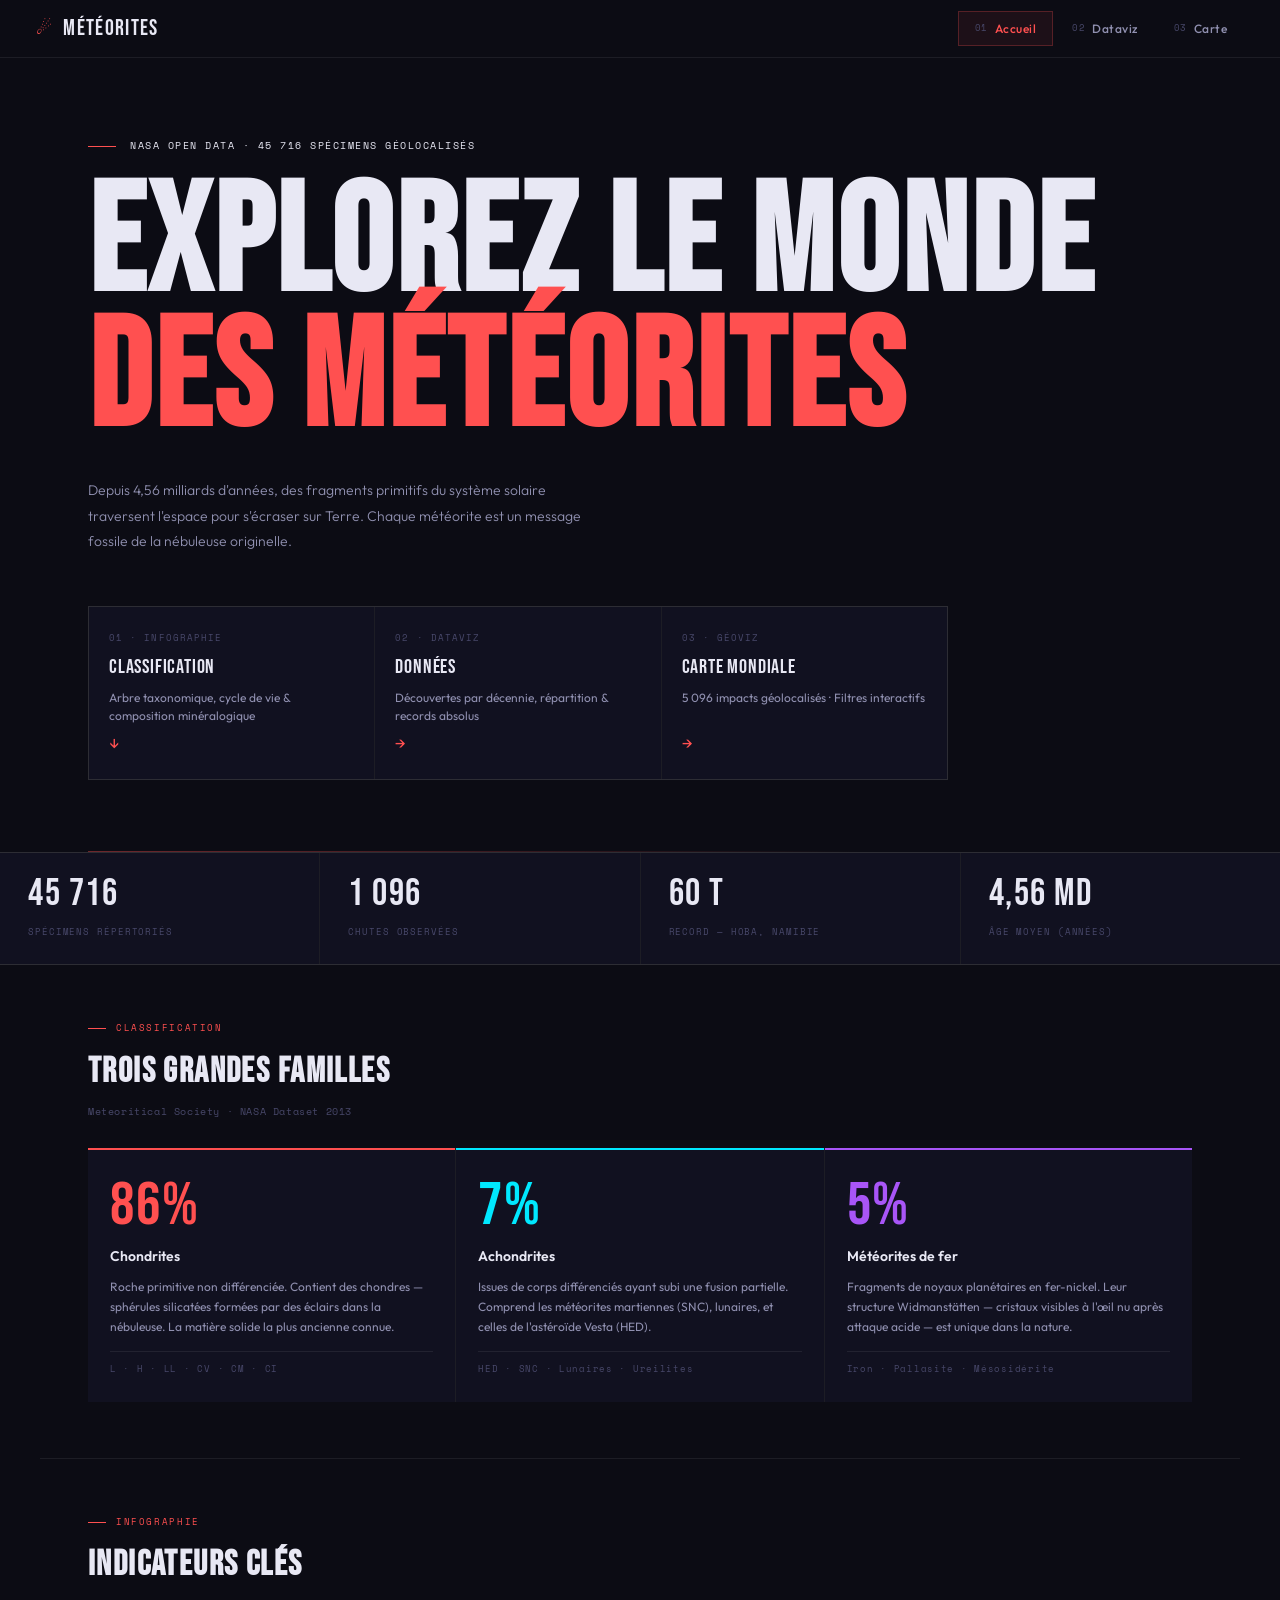
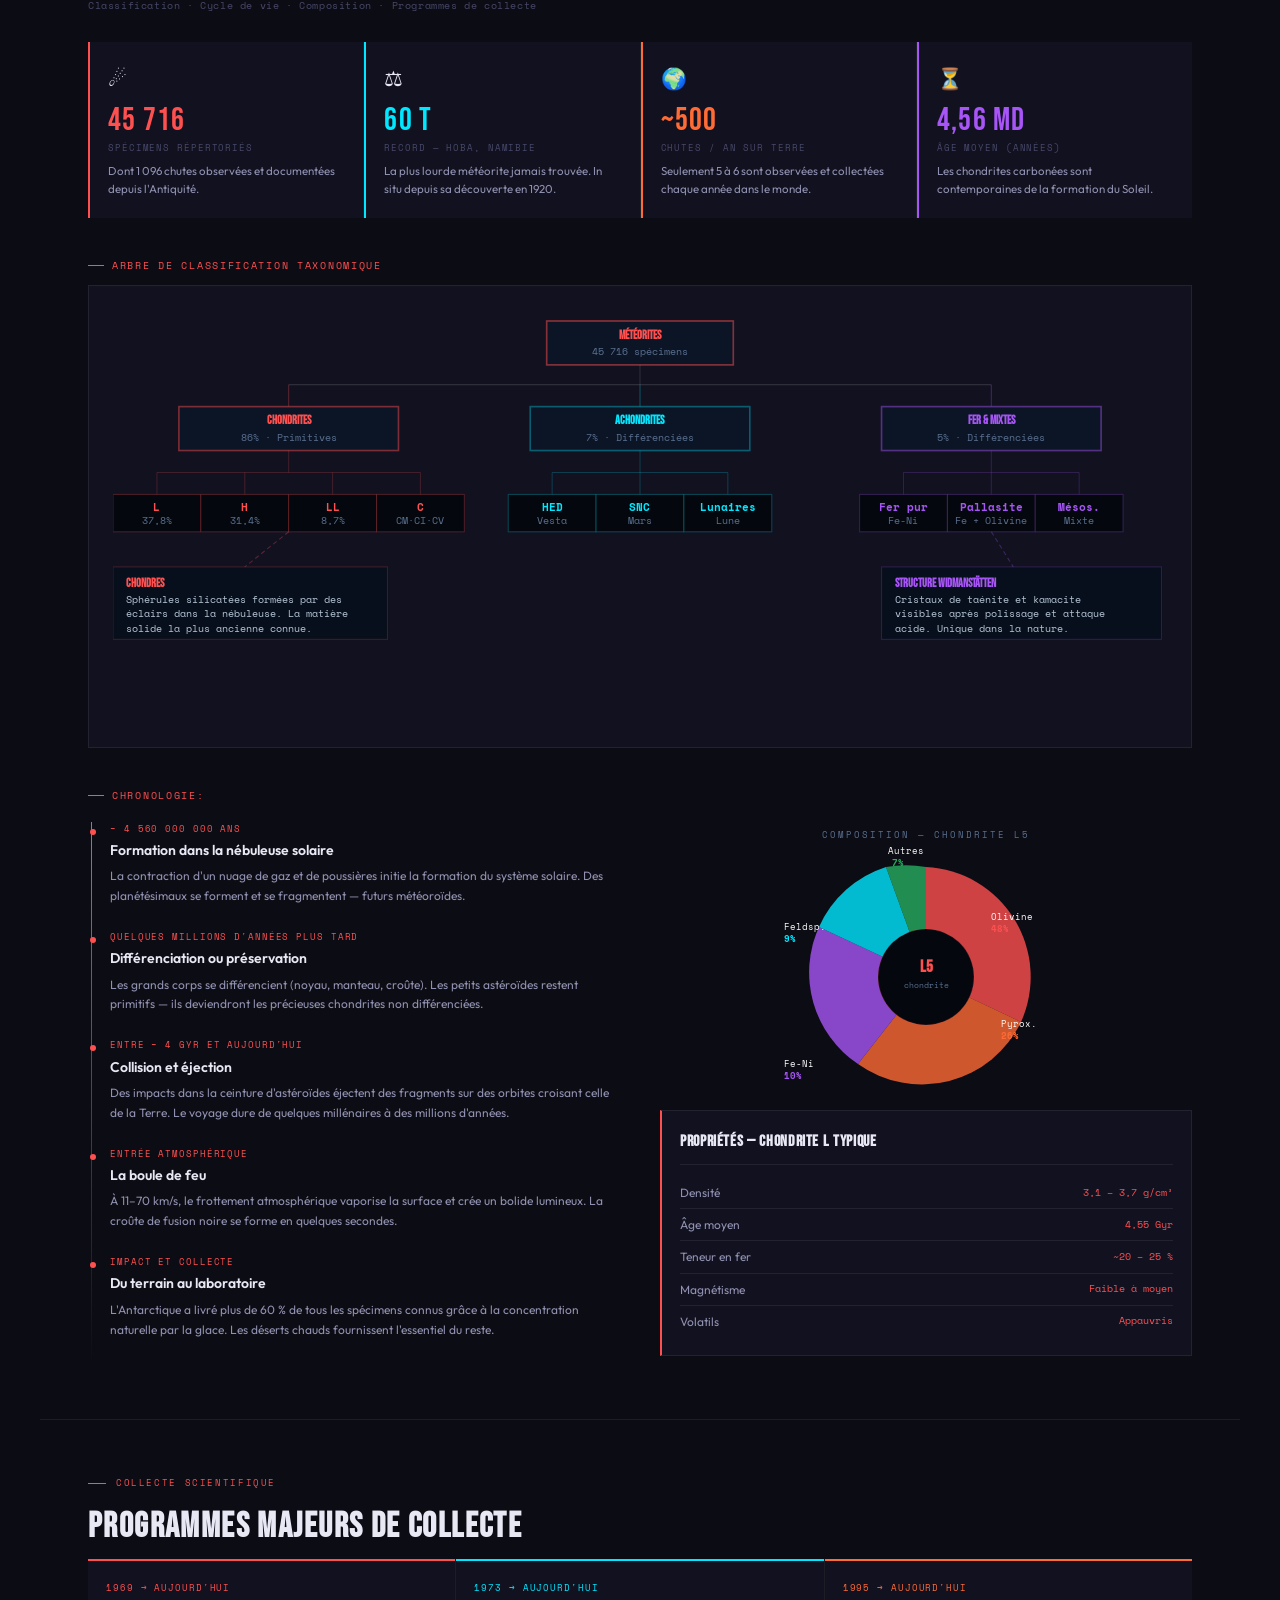
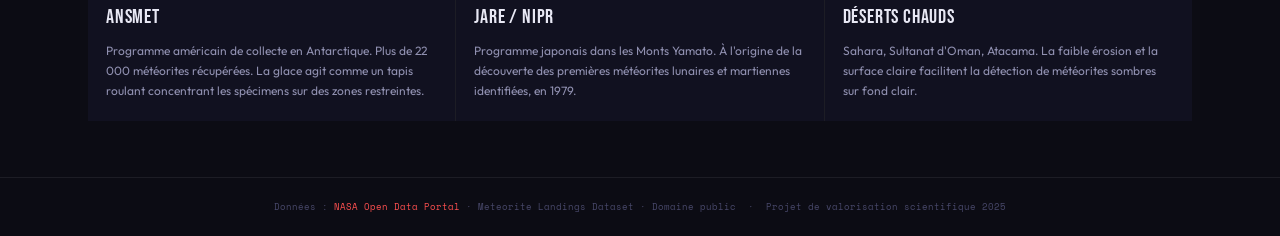
<file: index.html>
<!DOCTYPE html>
<html lang="fr">
<head>
  <meta charset="UTF-8">
  <meta name="viewport" content="width=device-width, initial-scale=1.0">
  <title>Les Météorites</title>
  <link rel="preconnect" href="https://fonts.googleapis.com">
  <link href="https://fonts.googleapis.com/css2?family=Bebas+Neue&family=Outfit:wght@300;400;500;600&family=Space+Mono:ital,wght@0,400;0,700;1,400&display=swap" rel="stylesheet">
  <link rel="stylesheet" href="style.css">
</head>
<body>

<nav class="nav">
  <a class="nav-brand" href="index.html"><span class="nav-glyph">☄</span> Météorites</a>
  <div class="nav-links">
    <a href="index.html" class="nav-link active"><span class="nav-num">01</span> Accueil</a>
    <a href="dataviz.html" class="nav-link"><span class="nav-num">02</span> Dataviz</a>
    <a href="carte.html" class="nav-link"><span class="nav-num">03</span> Carte</a>
  </div>
</nav>

<header class="hero">
  <div class="hero-tag">NASA Open Data · 45 716 spécimens géolocalisés</div>
  <h1 class="hero-title">
    <span class="block">Explorez le monde</span>
    <span class="block acc">des météorites</span>
  </h1>
  <p class="hero-lead">
    Depuis 4,56 milliards d'années, des fragments primitifs du système solaire traversent l'espace pour s'écraser sur Terre. Chaque météorite est un message fossile de la nébuleuse originelle.
  </p>
  <div class="hero-cards">
    <a href="#infographie" class="hc">
      <span class="hc-num">01 · INFOGRAPHIE</span>
      <span class="hc-title">Classification</span>
      <span class="hc-desc">Arbre taxonomique, cycle de vie &amp; composition minéralogique</span>
      <span class="hc-arr">↓</span>
    </a>
    <a href="dataviz.html" class="hc">
      <span class="hc-num">02 · DATAVIZ</span>
      <span class="hc-title">Données</span>
      <span class="hc-desc">Découvertes par décennie, répartition &amp; records absolus</span>
      <span class="hc-arr">→</span>
    </a>
    <a href="carte.html" class="hc">
      <span class="hc-num">03 · GÉOVIZ</span>
      <span class="hc-title">Carte mondiale</span>
      <span class="hc-desc">5 096 impacts géolocalisés · Filtres interactifs</span>
      <span class="hc-arr">→</span>
    </a>
  </div>
</header>

<div class="kpi-strip">
  <div class="kpi"><span class="kpi-v">45 716</span><span class="kpi-l">Spécimens répertoriés</span></div>
  <div class="kpi"><span class="kpi-v">1 096</span><span class="kpi-l">Chutes observées</span></div>
  <div class="kpi"><span class="kpi-v">60 t</span><span class="kpi-l">Record — Hoba, Namibie</span></div>
  <div class="kpi"><span class="kpi-v">4,56 Md</span><span class="kpi-l">Âge moyen (années)</span></div>
</div>

<section class="sec">
  <div class="sec-label">Classification</div>
  <h2 class="sec-title">Trois grandes familles</h2>
  <p class="sec-sub">Meteoritical Society · NASA Dataset 2013</p>
  <div class="types-grid">
    <div class="type-card" style="--c:var(--acc)">
      <div class="type-pct">86%</div>
      <div class="type-name">Chondrites</div>
      <div class="type-desc">Roche primitive non différenciée. Contient des chondres — sphérules silicatées formées par des éclairs dans la nébuleuse. La matière solide la plus ancienne connue.</div>
      <div class="type-sub">L · H · LL · CV · CM · CI</div>
    </div>
    <div class="type-card" style="--c:#00e8ff">
      <div class="type-pct">7%</div>
      <div class="type-name">Achondrites</div>
      <div class="type-desc">Issues de corps différenciés ayant subi une fusion partielle. Comprend les météorites martiennes (SNC), lunaires, et celles de l'astéroïde Vesta (HED).</div>
      <div class="type-sub">HED · SNC · Lunaires · Ureilites</div>
    </div>
    <div class="type-card" style="--c:#a855f7">
      <div class="type-pct">5%</div>
      <div class="type-name">Météorites de fer</div>
      <div class="type-desc">Fragments de noyaux planétaires en fer-nickel. Leur structure Widmanstätten — cristaux visibles à l'œil nu après attaque acide — est unique dans la nature.</div>
      <div class="type-sub">Iron · Pallasite · Mésosidérite</div>
    </div>
  </div>
</section>

<section class="sec" id="infographie">
  <div class="sec-label">Infographie</div>
  <h2 class="sec-title">Indicateurs clés</h2>
  <p class="sec-sub">Classification · Cycle de vie · Composition · Programmes de collecte</p>

  <div class="facts">
    <div class="fact" style="--c:var(--acc)">
      <span class="fact-icon">☄</span>
      <div class="fact-v">45 716</div>
      <span class="fact-l">Spécimens répertoriés</span>
      <div class="fact-note">Dont 1 096 chutes observées et documentées depuis l'Antiquité.</div>
    </div>
    <div class="fact" style="--c:#00e8ff">
      <span class="fact-icon">⚖</span>
      <div class="fact-v">60 t</div>
      <span class="fact-l">Record — Hoba, Namibie</span>
      <div class="fact-note">La plus lourde météorite jamais trouvée. In situ depuis sa découverte en 1920.</div>
    </div>
    <div class="fact" style="--c:#ff6b35">
      <span class="fact-icon">🌍</span>
      <div class="fact-v">~500</div>
      <span class="fact-l">Chutes / an sur Terre</span>
      <div class="fact-note">Seulement 5 à 6 sont observées et collectées chaque année dans le monde.</div>
    </div>
    <div class="fact" style="--c:#a855f7">
      <span class="fact-icon">⏳</span>
      <div class="fact-v">4,56 Md</div>
      <span class="fact-l">Âge moyen (années)</span>
      <div class="fact-note">Les chondrites carbonées sont contemporaines de la formation du Soleil.</div>
    </div>
  </div>

  <p style="font-family:var(--ff-m);font-size:9.5px;letter-spacing:.18em;text-transform:uppercase;color:var(--acc);margin-bottom:12px;display:flex;align-items:center;gap:8px">
    <span style="width:16px;height:1px;background:var(--acc);display:inline-block"></span>
    Arbre de classification taxonomique
  </p>
  <div class="svg-wrap">
    <svg viewBox="0 0 960 370" width="100%" style="min-width:680px;font-family:'Space Mono',monospace">
      <!-- ROOT -->
      <rect x="395" y="10" width="170" height="40" fill="#0c1526" stroke="rgba(255,80,80,.5)" stroke-width="1.5"/>
      <text x="480" y="26" text-anchor="middle" fill="#ff5050" font-size="11" font-weight="700" font-family="'Bebas Neue',sans-serif">MÉTÉORITES</text>
      <text x="480" y="41" text-anchor="middle" fill="#5a7090" font-size="9">45 716 spécimens</text>
      <!-- Level 1 lines -->
      <line x1="480" y1="50" x2="480" y2="68" stroke="rgba(255,255,255,.12)" stroke-width="1"/>
      <line x1="160" y1="68" x2="800" y2="68" stroke="rgba(255,255,255,.12)" stroke-width="1"/>
      <line x1="160" y1="68" x2="160" y2="88" stroke="rgba(255,80,80,.3)" stroke-width="1"/>
      <line x1="480" y1="68" x2="480" y2="88" stroke="rgba(0,232,255,.3)" stroke-width="1"/>
      <line x1="800" y1="68" x2="800" y2="88" stroke="rgba(168,85,247,.3)" stroke-width="1"/>
      <!-- CHONDRITES -->
      <rect x="60" y="88" width="200" height="40" fill="#0c1526" stroke="rgba(255,80,80,.45)" stroke-width="1.5"/>
      <text x="160" y="104" text-anchor="middle" fill="#ff5050" font-size="11" font-weight="700" font-family="'Bebas Neue',sans-serif">CHONDRITES</text>
      <text x="160" y="119" text-anchor="middle" fill="#5a7090" font-size="9">86% · Primitives</text>
      <!-- ACHONDRITES -->
      <rect x="380" y="88" width="200" height="40" fill="#0c1526" stroke="rgba(0,232,255,.35)" stroke-width="1.5"/>
      <text x="480" y="104" text-anchor="middle" fill="#00e8ff" font-size="11" font-weight="700" font-family="'Bebas Neue',sans-serif">ACHONDRITES</text>
      <text x="480" y="119" text-anchor="middle" fill="#5a7090" font-size="9">7% · Différenciées</text>
      <!-- FER -->
      <rect x="700" y="88" width="200" height="40" fill="#0c1526" stroke="rgba(168,85,247,.45)" stroke-width="1.5"/>
      <text x="800" y="104" text-anchor="middle" fill="#a855f7" font-size="11" font-weight="700" font-family="'Bebas Neue',sans-serif">FER &amp; MIXTES</text>
      <text x="800" y="119" text-anchor="middle" fill="#5a7090" font-size="9">5% · Différenciées</text>
      <!-- Chondrites branches -->
      <line x1="160" y1="128" x2="160" y2="148" stroke="rgba(255,80,80,.2)" stroke-width="1"/>
      <line x1="40" y1="148" x2="280" y2="148" stroke="rgba(255,80,80,.2)" stroke-width="1"/>
      <line x1="40"  y1="148" x2="40"  y2="168" stroke="rgba(255,80,80,.2)" stroke-width="1"/>
      <line x1="120" y1="148" x2="120" y2="168" stroke="rgba(255,80,80,.2)" stroke-width="1"/>
      <line x1="200" y1="148" x2="200" y2="168" stroke="rgba(255,80,80,.2)" stroke-width="1"/>
      <line x1="280" y1="148" x2="280" y2="168" stroke="rgba(255,80,80,.2)" stroke-width="1"/>
      <rect x="0"   y="168" width="80" height="34" fill="#04080e" stroke="rgba(255,80,80,.25)" stroke-width="1"/>
      <text x="40"  y="183" text-anchor="middle" fill="#ff5050" font-size="10" font-weight="700">L</text>
      <text x="40"  y="195" text-anchor="middle" fill="#5a7090" font-size="9">37,8%</text>
      <rect x="80"  y="168" width="80" height="34" fill="#04080e" stroke="rgba(255,80,80,.25)" stroke-width="1"/>
      <text x="120" y="183" text-anchor="middle" fill="#ff5050" font-size="10" font-weight="700">H</text>
      <text x="120" y="195" text-anchor="middle" fill="#5a7090" font-size="9">31,4%</text>
      <rect x="160" y="168" width="80" height="34" fill="#04080e" stroke="rgba(255,80,80,.25)" stroke-width="1"/>
      <text x="200" y="183" text-anchor="middle" fill="#ff5050" font-size="10" font-weight="700">LL</text>
      <text x="200" y="195" text-anchor="middle" fill="#5a7090" font-size="9">8,7%</text>
      <rect x="240" y="168" width="80" height="34" fill="#04080e" stroke="rgba(255,80,80,.25)" stroke-width="1"/>
      <text x="280" y="183" text-anchor="middle" fill="#ff5050" font-size="10" font-weight="700">C</text>
      <text x="280" y="195" text-anchor="middle" fill="#5a7090" font-size="9">CM·CI·CV</text>
      <!-- Achondrites branches -->
      <line x1="480" y1="128" x2="480" y2="148" stroke="rgba(0,232,255,.2)" stroke-width="1"/>
      <line x1="400" y1="148" x2="560" y2="148" stroke="rgba(0,232,255,.2)" stroke-width="1"/>
      <line x1="400" y1="148" x2="400" y2="168" stroke="rgba(0,232,255,.2)" stroke-width="1"/>
      <line x1="480" y1="148" x2="480" y2="168" stroke="rgba(0,232,255,.2)" stroke-width="1"/>
      <line x1="560" y1="148" x2="560" y2="168" stroke="rgba(0,232,255,.2)" stroke-width="1"/>
      <rect x="360" y="168" width="80" height="34" fill="#04080e" stroke="rgba(0,232,255,.25)" stroke-width="1"/>
      <text x="400" y="183" text-anchor="middle" fill="#00e8ff" font-size="10" font-weight="700">HED</text>
      <text x="400" y="195" text-anchor="middle" fill="#5a7090" font-size="9">Vesta</text>
      <rect x="440" y="168" width="80" height="34" fill="#04080e" stroke="rgba(0,232,255,.25)" stroke-width="1"/>
      <text x="480" y="183" text-anchor="middle" fill="#00e8ff" font-size="10" font-weight="700">SNC</text>
      <text x="480" y="195" text-anchor="middle" fill="#5a7090" font-size="9">Mars</text>
      <rect x="520" y="168" width="80" height="34" fill="#04080e" stroke="rgba(0,232,255,.25)" stroke-width="1"/>
      <text x="560" y="183" text-anchor="middle" fill="#00e8ff" font-size="10" font-weight="700">Lunaires</text>
      <text x="560" y="195" text-anchor="middle" fill="#5a7090" font-size="9">Lune</text>
      <!-- Fer branches -->
      <line x1="800" y1="128" x2="800" y2="148" stroke="rgba(168,85,247,.2)" stroke-width="1"/>
      <line x1="720" y1="148" x2="880" y2="148" stroke="rgba(168,85,247,.2)" stroke-width="1"/>
      <line x1="720" y1="148" x2="720" y2="168" stroke="rgba(168,85,247,.2)" stroke-width="1"/>
      <line x1="800" y1="148" x2="800" y2="168" stroke="rgba(168,85,247,.2)" stroke-width="1"/>
      <line x1="880" y1="148" x2="880" y2="168" stroke="rgba(168,85,247,.2)" stroke-width="1"/>
      <rect x="680" y="168" width="80" height="34" fill="#04080e" stroke="rgba(168,85,247,.25)" stroke-width="1"/>
      <text x="720" y="183" text-anchor="middle" fill="#a855f7" font-size="10" font-weight="700">Fer pur</text>
      <text x="720" y="195" text-anchor="middle" fill="#5a7090" font-size="9">Fe-Ni</text>
      <rect x="760" y="168" width="80" height="34" fill="#04080e" stroke="rgba(168,85,247,.25)" stroke-width="1"/>
      <text x="800" y="183" text-anchor="middle" fill="#a855f7" font-size="10" font-weight="700">Pallasite</text>
      <text x="800" y="195" text-anchor="middle" fill="#5a7090" font-size="9">Fe + Olivine</text>
      <rect x="840" y="168" width="80" height="34" fill="#04080e" stroke="rgba(168,85,247,.25)" stroke-width="1"/>
      <text x="880" y="183" text-anchor="middle" fill="#a855f7" font-size="10" font-weight="700">Mésos.</text>
      <text x="880" y="195" text-anchor="middle" fill="#5a7090" font-size="9">Mixte</text>
      <!-- Callout Chondres -->
      <rect x="0" y="234" width="250" height="66" fill="#080f1c" stroke="rgba(255,80,80,.2)" stroke-width="1"/>
      <text x="12" y="252" fill="#ff5050" font-size="11" font-weight="700" font-family="'Bebas Neue',sans-serif">Chondres</text>
      <text x="12" y="267" fill="#b8c8d8" font-size="9.5">Sphérules silicatées formées par des</text>
      <text x="12" y="280" fill="#b8c8d8" font-size="9.5">éclairs dans la nébuleuse. La matière</text>
      <text x="12" y="293" fill="#b8c8d8" font-size="9.5">solide la plus ancienne connue.</text>
      <line x1="160" y1="202" x2="120" y2="234" stroke="rgba(255,80,80,.3)" stroke-dasharray="4,3" stroke-width="1"/>
      <!-- Callout Widmanstätten -->
      <rect x="700" y="234" width="255" height="66" fill="#080f1c" stroke="rgba(168,85,247,.2)" stroke-width="1"/>
      <text x="712" y="252" fill="#a855f7" font-size="11" font-weight="700" font-family="'Bebas Neue',sans-serif">Structure Widmanstätten</text>
      <text x="712" y="267" fill="#b8c8d8" font-size="9.5">Cristaux de taénite et kamacite</text>
      <text x="712" y="280" fill="#b8c8d8" font-size="9.5">visibles après polissage et attaque</text>
      <text x="712" y="293" fill="#b8c8d8" font-size="9.5">acide. Unique dans la nature.</text>
      <line x1="800" y1="202" x2="820" y2="234" stroke="rgba(168,85,247,.3)" stroke-dasharray="4,3" stroke-width="1"/>
    </svg>
  </div>

  <p style="font-family:var(--ff-m);font-size:9.5px;letter-spacing:.18em;text-transform:uppercase;color:var(--acc);margin-bottom:18px;display:flex;align-items:center;gap:8px">
    <span style="width:16px;height:1px;background:var(--acc);display:inline-block"></span>
    Chronologie:
  </p>
  <div class="two-col">
    <div class="timeline">
      <div class="tl-item">
        <div class="tl-year">− 4 560 000 000 ANS</div>
        <div class="tl-title">Formation dans la nébuleuse solaire</div>
        <div class="tl-text">La contraction d'un nuage de gaz et de poussières initie la formation du système solaire. Des planétésimaux se forment et se fragmentent — futurs météoroïdes.</div>
      </div>
      <div class="tl-item">
        <div class="tl-year">QUELQUES MILLIONS D'ANNÉES PLUS TARD</div>
        <div class="tl-title">Différenciation ou préservation</div>
        <div class="tl-text">Les grands corps se différencient (noyau, manteau, croûte). Les petits astéroïdes restent primitifs — ils deviendront les précieuses chondrites non différenciées.</div>
      </div>
      <div class="tl-item">
        <div class="tl-year">ENTRE − 4 GYR ET AUJOURD'HUI</div>
        <div class="tl-title">Collision et éjection</div>
        <div class="tl-text">Des impacts dans la ceinture d'astéroïdes éjectent des fragments sur des orbites croisant celle de la Terre. Le voyage dure de quelques millénaires à des millions d'années.</div>
      </div>
      <div class="tl-item">
        <div class="tl-year">ENTRÉE ATMOSPHÉRIQUE</div>
        <div class="tl-title">La boule de feu</div>
        <div class="tl-text">À 11–70 km/s, le frottement atmosphérique vaporise la surface et crée un bolide lumineux. La croûte de fusion noire se forme en quelques secondes.</div>
      </div>
      <div class="tl-item">
        <div class="tl-year">IMPACT ET COLLECTE</div>
        <div class="tl-title">Du terrain au laboratoire</div>
        <div class="tl-text">L'Antarctique a livré plus de 60 % de tous les spécimens connus grâce à la concentration naturelle par la glace. Les déserts chauds fournissent l'essentiel du reste.</div>
      </div>
    </div>

    <div>
      <svg viewBox="0 0 300 270" width="100%" style="max-width:300px;display:block;margin:0 auto 18px">
        <text x="150" y="16" text-anchor="middle" font-family="'Space Mono',monospace" font-size="9" fill="#5a7090" letter-spacing="2">COMPOSITION — CHONDRITE L5</text>
        <path d="M150,155 L150,45 A110,110 0 0,1 245,200 Z" fill="#ff5050" opacity=".8"/>
        <path d="M150,155 L245,200 A110,110 0 0,1 82,242 Z" fill="#ff6b35" opacity=".8"/>
        <path d="M150,155 L82,242 A110,110 0 0,1 43,105 Z" fill="#a855f7" opacity=".8"/>
        <path d="M150,155 L43,105 A110,110 0 0,1 110,45 Z" fill="#00e8ff" opacity=".8"/>
        <path d="M150,155 L110,45 A110,110 0 0,1 150,45 Z" fill="#27ae60" opacity=".8"/>
        <circle cx="150" cy="155" r="48" fill="#04080e" stroke="rgba(255,80,80,.2)" stroke-width="1"/>
        <text x="150" y="150" text-anchor="middle" font-family="'Bebas Neue',sans-serif" font-size="17" font-weight="800" fill="#ff5050">L5</text>
        <text x="150" y="166" text-anchor="middle" font-family="'Space Mono',monospace" font-size="8" fill="#5a7090">chondrite</text>
        <text x="215" y="98"  font-family="'Space Mono',monospace" font-size="9" fill="#ffffff">Olivine</text>
        <text x="215" y="110" font-family="'Space Mono',monospace" font-size="9" fill="#ff5050" font-weight="bold">48%</text>
        <text x="225" y="205" font-family="'Space Mono',monospace" font-size="9" fill="#ffffff">Pyrox.</text>
        <text x="225" y="217" font-family="'Space Mono',monospace" font-size="9" fill="#ff6b35" font-weight="bold">26%</text>
        <text x="8"   y="245" font-family="'Space Mono',monospace" font-size="9" fill="#ffffff">Fe-Ni</text>
        <text x="8"   y="257" font-family="'Space Mono',monospace" font-size="9" fill="#a855f7" font-weight="bold">10%</text>
        <text x="8"   y="108" font-family="'Space Mono',monospace" font-size="9" fill="#ffffff">Feldsp.</text>
        <text x="8"   y="120" font-family="'Space Mono',monospace" font-size="9" fill="#00e8ff" font-weight="bold">9%</text>
        <text x="112" y="32"  font-family="'Space Mono',monospace" font-size="9" fill="#ffffff">Autres</text>
        <text x="116" y="44"  font-family="'Space Mono',monospace" font-size="9" fill="#27ae60" font-weight="bold">7%</text>
      </svg>
      <div class="comp-box">
        <h3>Propriétés — Chondrite L typique</h3>
        <div class="comp-row"><span class="comp-k">Densité</span><span class="comp-v">3,1 – 3,7 g/cm³</span></div>
        <div class="comp-row"><span class="comp-k">Âge moyen</span><span class="comp-v">4,55 Gyr</span></div>
        <div class="comp-row"><span class="comp-k">Teneur en fer</span><span class="comp-v">~20 – 25 %</span></div>
        <div class="comp-row"><span class="comp-k">Magnétisme</span><span class="comp-v">Faible à moyen</span></div>
        <div class="comp-row"><span class="comp-k">Volatils</span><span class="comp-v">Appauvris</span></div>
      </div>
    </div>
  </div>
</section>

<section class="sec" style="border-bottom:none">
  <div class="sec-label">Collecte scientifique</div>
  <h2 class="sec-title">Programmes majeurs de collecte</h2>
  <div class="progs">
    <div class="prog" style="--c:var(--acc)">
      <div class="prog-date">1969 → AUJOURD'HUI</div>
      <div class="prog-name">ANSMET</div>
      <div class="prog-text">Programme américain de collecte en Antarctique. Plus de 22 000 météorites récupérées. La glace agit comme un tapis roulant concentrant les spécimens sur des zones restreintes.</div>
    </div>
    <div class="prog" style="--c:#00e8ff">
      <div class="prog-date">1973 → AUJOURD'HUI</div>
      <div class="prog-name">JARE / NIPR</div>
      <div class="prog-text">Programme japonais dans les Monts Yamato. À l'origine de la découverte des premières météorites lunaires et martiennes identifiées, en 1979.</div>
    </div>
    <div class="prog" style="--c:#ff6b35">
      <div class="prog-date">1995 → AUJOURD'HUI</div>
      <div class="prog-name">Déserts chauds</div>
      <div class="prog-text">Sahara, Sultanat d'Oman, Atacama. La faible érosion et la surface claire facilitent la détection de météorites sombres sur fond clair.</div>
    </div>
  </div>
</section>

<footer class="site-footer">
  Données : <a href="https://data.nasa.gov/Space-Science/Meteorite-Landings/gh4g-9sfh" target="_blank">NASA Open Data Portal</a> · Meteorite Landings Dataset · Domaine public &nbsp;·&nbsp; Projet de valorisation scientifique 2025
</footer>

</body>
</html>
</file>
<file: style.css>
/* ================================================================
   MÉTÉORITES — style.css  v3
   Polices : Bebas Neue (display) · Outfit (body) · Space Mono (data)
   Palette : Ardoise profond · Corail vif · Blanc cassé
   ================================================================ */

:root {
  --bg:      #0c0c14; 
  --bg2:     #111120;
  --bg3:     #171728;
  --bg4:     #1e1e32;
  --border:  rgba(255,255,255,.07);
  --border2: rgba(255,255,255,.14);
  --text:    #e8e8f4;
  --text2:   #9090b0;
  --muted:   #48486a;
  --acc:     #ff5050;      /* corail vif */
  --acc2:    #50c8ff;      /* bleu ciel */
  --acc3:    #c8ff50;      /* citron */

  --ff-d: 'Bebas Neue', sans-serif;
  --ff-b: 'Outfit', sans-serif;
  --ff-m: 'Space Mono', monospace;

  --nav-h: 58px;
  --tr: .2s ease;
}

*, *::before, *::after { box-sizing: border-box; margin: 0; padding: 0; }
html { scroll-behavior: smooth; }
body {
  background: var(--bg);
  color: var(--text);
  font-family: var(--ff-b);
  font-size: 15px;
  line-height: 1.6;
  -webkit-font-smoothing: antialiased;
}
a { color: var(--acc); text-decoration: none; transition: color var(--tr); }
a:hover { color: var(--text); }

::-webkit-scrollbar { width: 3px; }
::-webkit-scrollbar-track { background: transparent; }
::-webkit-scrollbar-thumb { background: var(--muted); }

/* ================================================================
   NAV
================================================================ */
.nav {
  position: sticky; top: 0; z-index: 300;
  height: var(--nav-h);
  background: var(--bg);
  border-bottom: 1px solid var(--border);
  display: flex; align-items: center;
  padding: 0 36px;
}

.nav-brand {
  font-family: var(--ff-d);
  font-size: 22px; letter-spacing: .06em;
  color: var(--text);
  display: flex; align-items: center; gap: 10px;
  margin-right: auto;
}
.nav-brand:hover { color: var(--acc); }
.nav-glyph { color: var(--acc); font-size: 18px; line-height: 1; }

.nav-links { display: flex; gap: 2px; }
.nav-link {
  font-family: var(--ff-b);
  font-size: 12px; font-weight: 500;
  letter-spacing: .04em;
  color: var(--text2);
  padding: 7px 16px;
  border: 1px solid transparent;
  transition: all var(--tr);
  display: flex; align-items: center; gap: 7px;
}
.nav-link:hover { color: var(--text); background: var(--bg2); border-color: var(--border); }
.nav-link.active {
  color: var(--acc);
  background: rgba(255,80,80,.07);
  border-color: rgba(255,80,80,.25);
}
.nav-num { font-family: var(--ff-m); font-size: 9px; color: var(--muted); }

/* ================================================================
   HERO
================================================================ */
.hero {
  padding: 80px 48px 72px;
  max-width: 1200px; margin: 0 auto;
  position: relative;
}

/* Diagonal rule */
.hero::after {
  content: '';
  position: absolute;
  bottom: 0; left: 48px; right: 48px;
  height: 1px;
  background: linear-gradient(90deg, var(--acc), transparent 70%);
  opacity: .4;
}

.hero-tag {
  font-family: var(--ff-m);
  font-size: 10px; letter-spacing: .15em;
  text-transform: uppercase; color: var;
  margin-bottom: 24px;
  display: flex; align-items: center; gap: 14px;
}
.hero-tag::before {
  content: '';
  width: 28px; height: 1px;
  background: var(--acc); display: inline-block;
}

.hero-title {
  font-family: var(--ff-d);
  font-size: clamp(5rem, 12vw, 10rem);
  line-height: .88; letter-spacing: .02em;
  color: var(--text);
  margin-bottom: 30px;
}
.hero-title .acc { color: var(--acc); }
.hero-title .block { display: block; }

.hero-lead {
  max-width: 520px;
  font-size: 14px; font-weight: 300;
  color: var(--text2); line-height: 1.8;
  margin-bottom: 52px;
}

/* Nav cards */
.hero-cards {
  display: grid; grid-template-columns: repeat(3,1fr);
  gap: 1px; background: var(--border);
  border: 1px solid var(--border);
  max-width: 860px;
}
.hc {
  background: var(--bg2); padding: 22px 20px;
  display: flex; flex-direction: column; gap: 6px;
  transition: background var(--tr); color: var(--text);
  border-top: 2px solid transparent;
}
.hc:hover { background: var(--bg3); color: var(--text); border-top-color: var(--acc); }
.hc-num { font-family: var(--ff-m); font-size: 9px; color: var(--muted); letter-spacing: .12em; }
.hc-title { font-family: var(--ff-d); font-size: 20px; letter-spacing: .04em; color: var(--text); }
.hc-desc { font-size: 12px; color: var(--text2); line-height: 1.5; }
.hc-arr { margin-top: auto; font-size: 16px; color: var(--acc); transition: transform var(--tr); }
.hc:hover .hc-arr { transform: translateX(4px); }

/* ================================================================
   KPI STRIP
================================================================ */
.kpi-strip {
  display: grid; grid-template-columns: repeat(4,1fr);
  gap: 1px; background: var(--border);
  border-top: 1px solid var(--border);
  border-bottom: 1px solid var(--border);
}
.kpi {
  background: var(--bg2); padding: 22px 28px;
}
.kpi-v {
  display: block;
  font-family: var(--ff-d); font-size: 2.4rem; letter-spacing: .04em;
  color: var(--text); line-height: 1;
  margin-bottom: 5px;
}
.kpi-l {
  font-family: var(--ff-m); font-size: 9px;
  letter-spacing: .1em; text-transform: uppercase;
  color: var(--muted);
}

/* ================================================================
   SECTIONS
================================================================ */
.sec {
  max-width: 1200px; margin: 0 auto;
  padding: 56px 48px;
  border-bottom: 1px solid var(--border);
}
.sec-label {
  font-family: var(--ff-m); font-size: 9px;
  letter-spacing: .18em; text-transform: uppercase;
  color: var(--acc); margin-bottom: 8px;
  display: flex; align-items: center; gap: 10px;
}
.sec-label::before { content: ''; width: 18px; height: 1px; background: var(--acc); display: inline-block; }
.sec-title {
  font-family: var(--ff-d); font-size: 2.2rem; letter-spacing: .04em;
  color: var(--text); margin-bottom: 4px;
}
.sec-sub {
  font-family: var(--ff-m); font-size: 10px;
  color: var(--muted); letter-spacing: .06em; margin-bottom: 28px;
}

/* ── THREE TYPES ── */
.types-grid {
  display: grid; grid-template-columns: repeat(3,1fr);
  gap: 1px; background: var(--border);
}
.type-card {
  background: var(--bg2); padding: 26px 22px;
  border-top: 2px solid var(--c);
  transition: background var(--tr);
}
.type-card:hover { background: var(--bg3); }
.type-pct {
  font-family: var(--ff-d); font-size: 3.8rem; letter-spacing: .03em;
  color: var(--c); line-height: 1; margin-bottom: 8px;
}
.type-name {
  font-family: var(--ff-b); font-size: 14px; font-weight: 600;
  color: var(--text); margin-bottom: 10px;
}
.type-desc { font-size: 12px; color: var(--text2); line-height: 1.65; margin-bottom: 14px; }
.type-sub {
  font-family: var(--ff-m); font-size: 9px; letter-spacing: .08em;
  color: var(--muted); border-top: 1px solid var(--border); padding-top: 10px;
}

/* ── FACTS ── */
.facts {
  display: grid; grid-template-columns: repeat(4,1fr);
  gap: 1px; background: var(--border); margin-bottom: 40px;
}
.fact {
  background: var(--bg2); padding: 20px 18px;
  border-left: 2px solid var(--c, var(--acc));
}
.fact-icon { font-size: 1.3rem; margin-bottom: 10px; display: block; }
.fact-v {
  font-family: var(--ff-d); font-size: 2rem; letter-spacing: .04em;
  color: var(--c, var(--acc)); line-height: 1; margin-bottom: 4px;
}
.fact-l {
  font-family: var(--ff-m); font-size: 9px; letter-spacing: .1em;
  text-transform: uppercase; color: var(--muted); margin-bottom: 7px; display: block;
}
.fact-note { font-size: 11.5px; color: var(--text2); line-height: 1.55; }

/* ── SVG WRAP ── */
.svg-wrap {
  background: var(--bg2); border: 1px solid var(--border);
  padding: 24px; overflow-x: auto; margin-bottom: 40px;
}

/* ── TWO COL ── */
.two-col { display: grid; grid-template-columns: 1fr 1fr; gap: 40px; align-items: start; }

/* ── TIMELINE ── */
.timeline { position: relative; padding-left: 22px; }
.timeline::before {
  content: ''; position: absolute; left: 3px; top: 0; bottom: 0;
  width: 1px; background: linear-gradient(to bottom, var(--acc), transparent);
}
.tl-item { position: relative; margin-bottom: 24px; }
.tl-item::before {
  content: ''; position: absolute; left: -20px; top: 7px;
  width: 6px; height: 6px; border-radius: 50%;
  background: var(--acc);
}
.tl-year {
  font-family: var(--ff-m); font-size: 9px; color: var(--acc);
  letter-spacing: .1em; text-transform: uppercase; margin-bottom: 3px;
}
.tl-title {
  font-family: var(--ff-b); font-size: 14px; font-weight: 600;
  color: var(--text); margin-bottom: 5px;
}
.tl-text { font-size: 12px; color: var(--text2); line-height: 1.65; }

/* ── COMP BOX ── */
.comp-box {
  background: var(--bg2); border: 1px solid var(--border);
  border-left: 2px solid var(--acc); padding: 18px;
}
.comp-box h3 {
  font-family: var(--ff-d); font-size: 16px; letter-spacing: .04em;
  color: var(--text); margin-bottom: 12px; padding-bottom: 10px;
  border-bottom: 1px solid var(--border);
}
.comp-row {
  display: flex; justify-content: space-between; align-items: center;
  padding: 6px 0; border-bottom: 1px solid var(--border); font-size: 12px;
}
.comp-row:last-child { border: none; }
.comp-k { color: var(--text2); }
.comp-v { font-family: var(--ff-m); font-size: 10px; color: var(--acc); }

/* ── PROGS ── */
.progs {
  display: grid; grid-template-columns: repeat(3,1fr);
  gap: 1px; background: var(--border);
}
.prog {
  background: var(--bg2); padding: 20px 18px;
  border-top: 2px solid var(--c, var(--acc));
}
.prog-date {
  font-family: var(--ff-m); font-size: 9px; color: var(--c, var(--acc));
  letter-spacing: .1em; text-transform: uppercase; margin-bottom: 6px;
}
.prog-name {
  font-family: var(--ff-d); font-size: 20px; letter-spacing: .04em;
  color: var(--text); margin-bottom: 8px;
}
.prog-text { font-size: 12px; color: var(--text2); line-height: 1.65; }

/* ================================================================
   PAGE HERO
================================================================ */
.page-hero {
  background: var(--bg2); padding: 44px 48px 36px;
  border-bottom: 1px solid var(--border);
  position: relative;
}
.page-hero::after {
  content: ''; position: absolute; bottom: 0; left: 0;
  width: 120px; height: 2px; background: var(--acc);
}
.page-hero-inner { max-width: 1200px; margin: 0 auto; }
.ph-num {
  font-family: var(--ff-m); font-size: 9px; letter-spacing: .18em;
  text-transform: uppercase; color: var(--muted); margin-bottom: 12px;
  display: flex; align-items: center; gap: 10px;
}
.ph-num::before { content: ''; width: 16px; height: 1px; background: var(--acc); display: inline-block; }
.ph-title {
  font-family: var(--ff-d); font-size: clamp(2rem, 5vw, 3.5rem);
  letter-spacing: .04em; color: var(--text); margin-bottom: 10px; line-height: 1;
}
.ph-title em { font-style: normal; color: var(--acc); }
.ph-lead { font-size: 13px; color: var(--text2); max-width: 580px; line-height: 1.75; }

/* ================================================================
   DATAVIZ
================================================================ */
.dv-sec {
  max-width: 1200px; margin: 0 auto;
  padding: 44px 48px; border-bottom: 1px solid var(--border);
}
.dv-sec h2 {
  font-family: var(--ff-d); font-size: 1.6rem; letter-spacing: .04em;
  color: var(--text); margin-bottom: 4px;
}
.dv-note { font-family: var(--ff-m); font-size: 9px; color: var; margin-bottom: 20px; letter-spacing: .06em; }

.chart-box {
  background: var(--bg2); border: 1px solid var(--border);
  padding: 22px 18px 14px; overflow: hidden;
}

.tog-row { display: flex; gap: 2px; margin-bottom: 16px; }
.tog {
  font-family: var(--ff-m); font-size: 9px; letter-spacing: .08em;
  text-transform: uppercase; padding: 6px 14px;
  border: 1px solid var(--border); background: transparent;
  color: var(--muted); cursor: pointer; transition: all var(--tr);
}
.tog:hover { border-color: var(--border2); color: var(--text2); }
.tog.active {
  background: rgba(255,80,80,.08); border-color: rgba(255,80,80,.35);
  color: var(--acc);
}

.chart-ann {
  margin-top: 10px; padding: 8px 14px;
  border-left: 2px solid var(--acc); background: var(--bg3);
  min-height: 38px; display: flex; flex-direction: column; justify-content: center;
}
.ann-d { font-family: var(--ff-b); font-size: 13px; font-weight: 600; color: var(--text); }
.ann-v { font-family: var(--ff-m); font-size: 9px; color: var(--muted); margin-top: 2px; letter-spacing: .04em; }

.donut-row { display: flex; gap: 36px; align-items: center; flex-wrap: wrap; }
.donut-leg { flex: 1; min-width: 180px; }
.dl-item { display: flex; align-items: center; gap: 9px; padding: 7px 0; border-bottom: 1px solid var(--border); }
.dl-item:last-child { border: none; }
.dl-sw { width: 8px; height: 8px; flex-shrink: 0; }
.dl-name { font-size: 12px; color: var(--text2); flex: 1; }
.dl-pct { font-family: var(--ff-m); font-size: 10px; color: var(--text); }

.top-tbl { width: 100%; border-collapse: collapse; }
.top-tbl th {
  font-family: var(--ff-m); font-size: 9px; letter-spacing: .12em;
  text-transform: uppercase; color: var(--muted); text-align: left;
  padding: 8px 0; border-bottom: 1px solid var(--border2);
}
.top-tbl td {
  padding: 10px 0; border-bottom: 1px solid var(--border);
  font-size: 13px; color: var(--text2); vertical-align: middle;
}
.top-tbl td:last-child { text-align: right; font-family: var(--ff-m); font-size: 10px; color: var(--acc); }
.top-tbl tr:hover td { background: var(--bg3); }
.t-bar { height: 2px; background: var(--bg4); width: 90px; }
.t-fill { height: 100%; background: var(--acc); }

/* ================================================================
   CARTE
================================================================ */
.carte-page {
  display: flex; flex-direction: column;
  height: calc(100vh - var(--nav-h)); overflow: hidden;
}
.carte-bar {
  flex-shrink: 0; background: var(--bg2);
  border-bottom: 1px solid var(--border);
  padding: 11px 24px;
  display: flex; align-items: center; gap: 18px; flex-wrap: wrap;
}
.carte-bar-title {
  font-family: var(--ff-d); font-size: 16px; letter-spacing: .06em;
  color: var(--text); display: flex; align-items: center; gap: 10px;
}
.carte-bar-sub { font-family: var(--ff-m); font-size: 9px; color: var; letter-spacing: .06em; }
.count-badge { margin-left: auto; font-family: var(--ff-m); font-size: 11px; color: var; }
.count-badge strong { font-family: var(--ff-d); font-size: 1.3rem; letter-spacing: .04em; color: var(--acc); }

.carte-body { flex: 1; display: flex; overflow: hidden; }

.cmap-sidebar {
  width: 268px; min-width: 268px; background: var(--bg2);
  border-right: 1px solid var(--border);
  display: flex; flex-direction: column;
  overflow-y: auto; padding: 18px 16px;
  scrollbar-width: thin; scrollbar-color: var(--muted) transparent;
}
.csb-title {
  font-family: var(--ff-d); font-size: 14px; letter-spacing: .06em;
  color: var(--text); margin-bottom: 16px; padding-bottom: 10px;
  border-bottom: 1px solid var(--border);
}
.csb-section { margin-bottom: 18px; }
.csb-label {
  font-family: var(--ff-m); font-size: 9px; letter-spacing: .16em;
  text-transform: uppercase; color: var(--acc); margin-bottom: 8px;
}

.f-btn {
  display: flex; align-items: center; gap: 9px; width: 100%;
  padding: 7px 0; background: none; border: none;
  border-bottom: 1px solid var(--border); cursor: pointer;
  font-family: var(--ff-b); font-size: 12px; color: var(--text2);
  text-align: left; transition: color var(--tr);
}
.f-btn:last-child { border-bottom: none; }
.f-btn:hover { color: var(--text); }
.f-btn.active { color: var(--acc); }
.f-dot { width: 7px; height: 7px; border-radius: 50%; flex-shrink: 0; }
.f-count { margin-left: auto; font-family: var(--ff-m); font-size: 9px; color: var(--muted); }

.yr-slider { width: 100%; accent-color: var(--acc); cursor: pointer; margin: 7px 0 3px; }
.yr-ends { display: flex; justify-content: space-between; font-family: var(--ff-m); font-size: 9px; color: var(--muted); }
.yr-val { font-family: var(--ff-m); font-size: 10px; color: var(--acc); margin-top: 4px; }

.reset-btn {
  margin-top: 14px; padding: 8px 12px; background: none;
  border: 1px solid var(--border); font-family: var(--ff-m);
  font-size: 9px; letter-spacing: .08em; text-transform: uppercase;
  cursor: pointer; color: var(--muted); width: 100%; transition: all var(--tr);
}
.reset-btn:hover { border-color: rgba(255,80,80,.35); color: var(--acc); }

.map-count-box {
  padding: 10px 0; border-top: 1px solid var(--border);
  margin-top: 12px; font-family: var(--ff-m); font-size: 9px; color: var(--muted);
}
.map-count-box strong {
  display: block; font-family: var(--ff-d); font-size: 1.4rem;
  letter-spacing: .04em; color: var(--text);
}

.leg-section { margin-top: 14px; padding-top: 12px; border-top: 1px solid var(--border); }
.leg-item { display: flex; align-items: center; gap: 8px; padding: 3px 0; font-size: 12px; color: var(--text2); }
.leg-dot { width: 7px; height: 7px; border-radius: 50%; flex-shrink: 0; }

#map { flex: 1; height: 100%; }

/* ── Leaflet ── */
.leaflet-popup-content-wrapper {
  background: var(--bg2) !important; border: 1px solid var(--border2) !important;
  border-radius: 0 !important; box-shadow: 0 8px 24px rgba(0,0,0,.7) !important;
  color: var(--text) !important;
}
.leaflet-popup-content { margin: 12px 15px !important; font-family: var(--ff-b) !important; }
.leaflet-popup-tip { background: var(--bg2) !important; }
.leaflet-popup-tip-container { display: none; }
.leaflet-control-zoom a {
  background: var(--bg2) !important; border-color: var(--border2) !important;
  color: var(--text2) !important; border-radius: 0 !important;
  font-family: var(--ff-m) !important;
}
.leaflet-control-zoom a:hover { color: var(--acc) !important; background: var(--bg3) !important; }
.leaflet-control-attribution {
  background: rgba(12,12,20,.85) !important; color: var(--muted) !important;
  font-family: var(--ff-m) !important; font-size: 9px !important;
}
.leaflet-control-attribution a { color: var(--acc) !important; }
.marker-cluster div {
  background: rgba(255,80,80,.55) !important; color: #fff !important;
  font-family: var(--ff-d) !important; font-weight: 400 !important;
  letter-spacing: .04em !important;
}
.marker-cluster { background: rgba(255,80,80,.15) !important; }

/* ================================================================
   FOOTER
================================================================ */
.site-footer {
  padding: 22px 48px; border-top: 1px solid var(--border);
  font-family: var(--ff-m); font-size: 9px; color: var(--muted); text-align: center;
}

/* ================================================================
   RESPONSIVE
================================================================ */
@media (max-width: 900px) {
  .kpi-strip { grid-template-columns: 1fr 1fr; }
  .types-grid, .facts, .progs { grid-template-columns: 1fr; }
  .hero-cards { grid-template-columns: 1fr; }
  .two-col { grid-template-columns: 1fr; }
  .donut-row { flex-direction: column; }
  .carte-body { flex-direction: column; }
  .cmap-sidebar { width: 100%; min-width: unset; max-height: 240px; }
  .hero, .sec, .dv-sec, .page-hero { padding-left: 20px; padding-right: 20px; }
}
</file>
